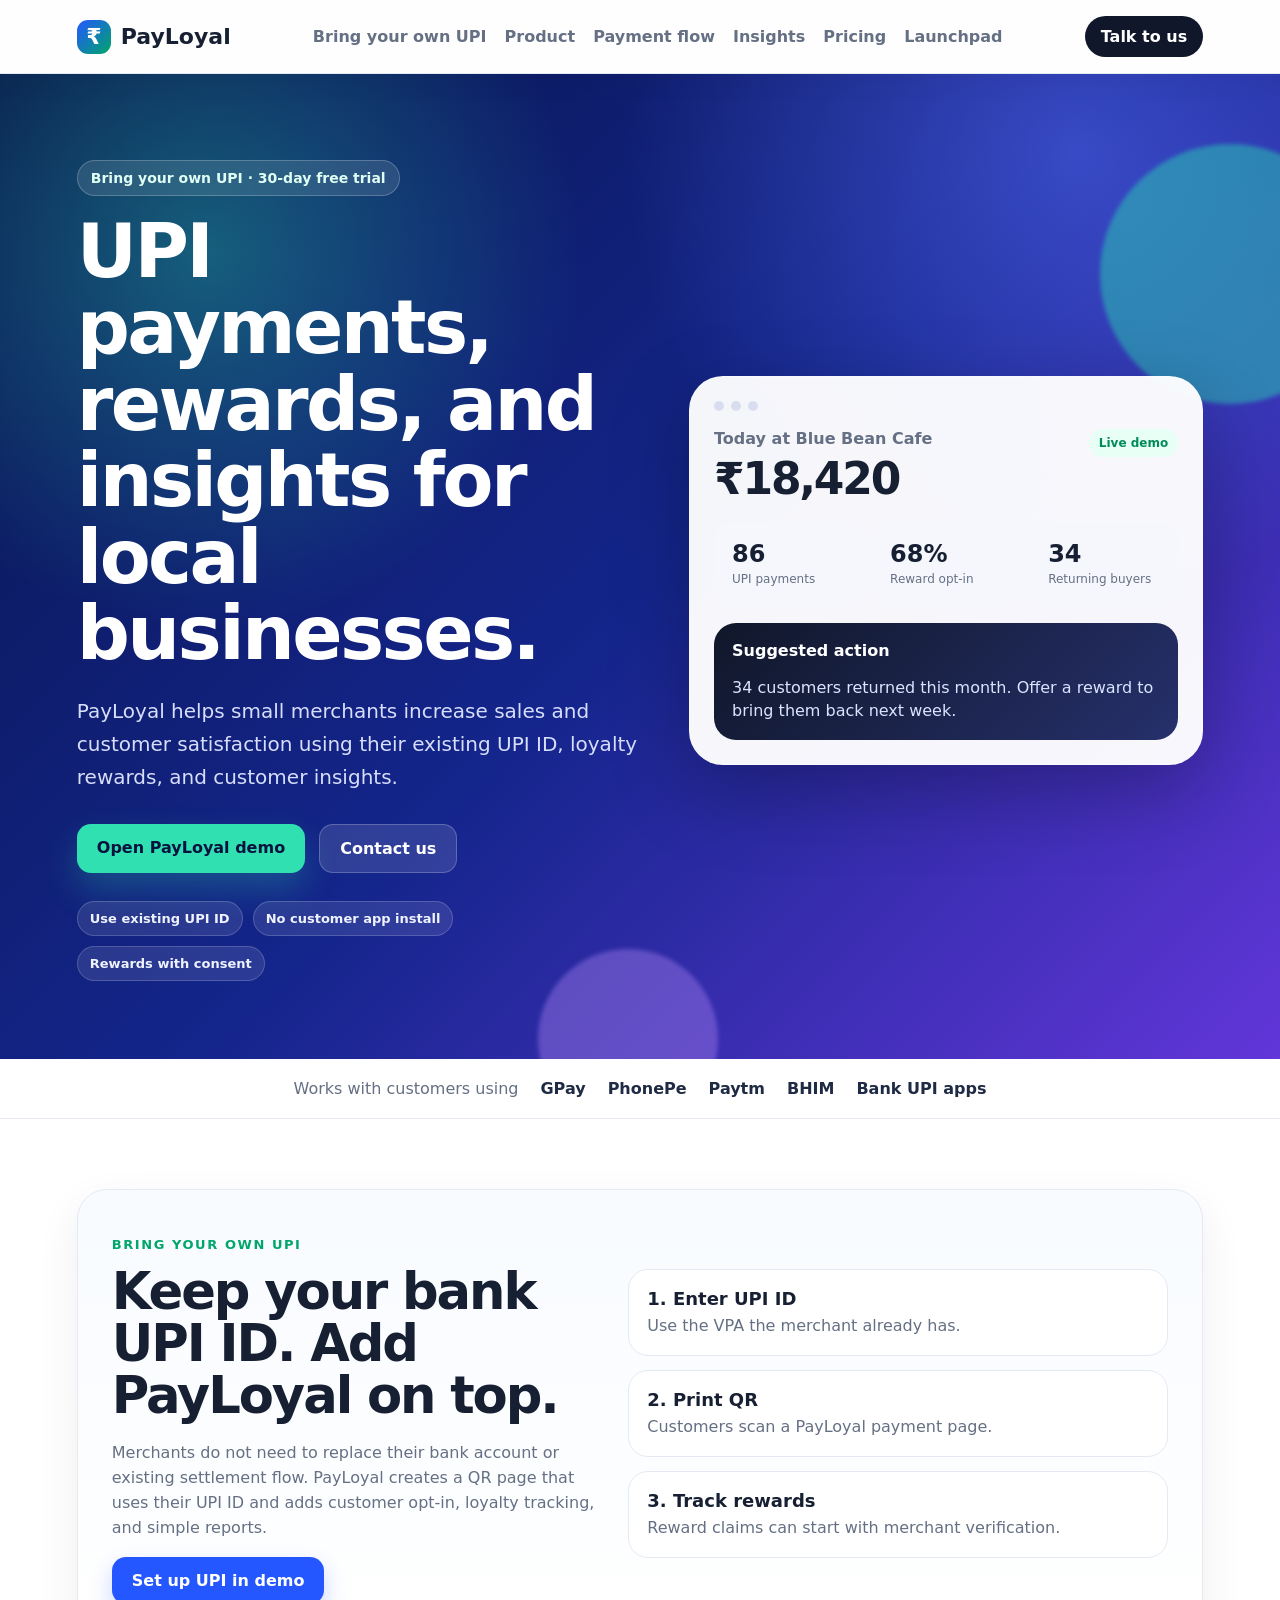
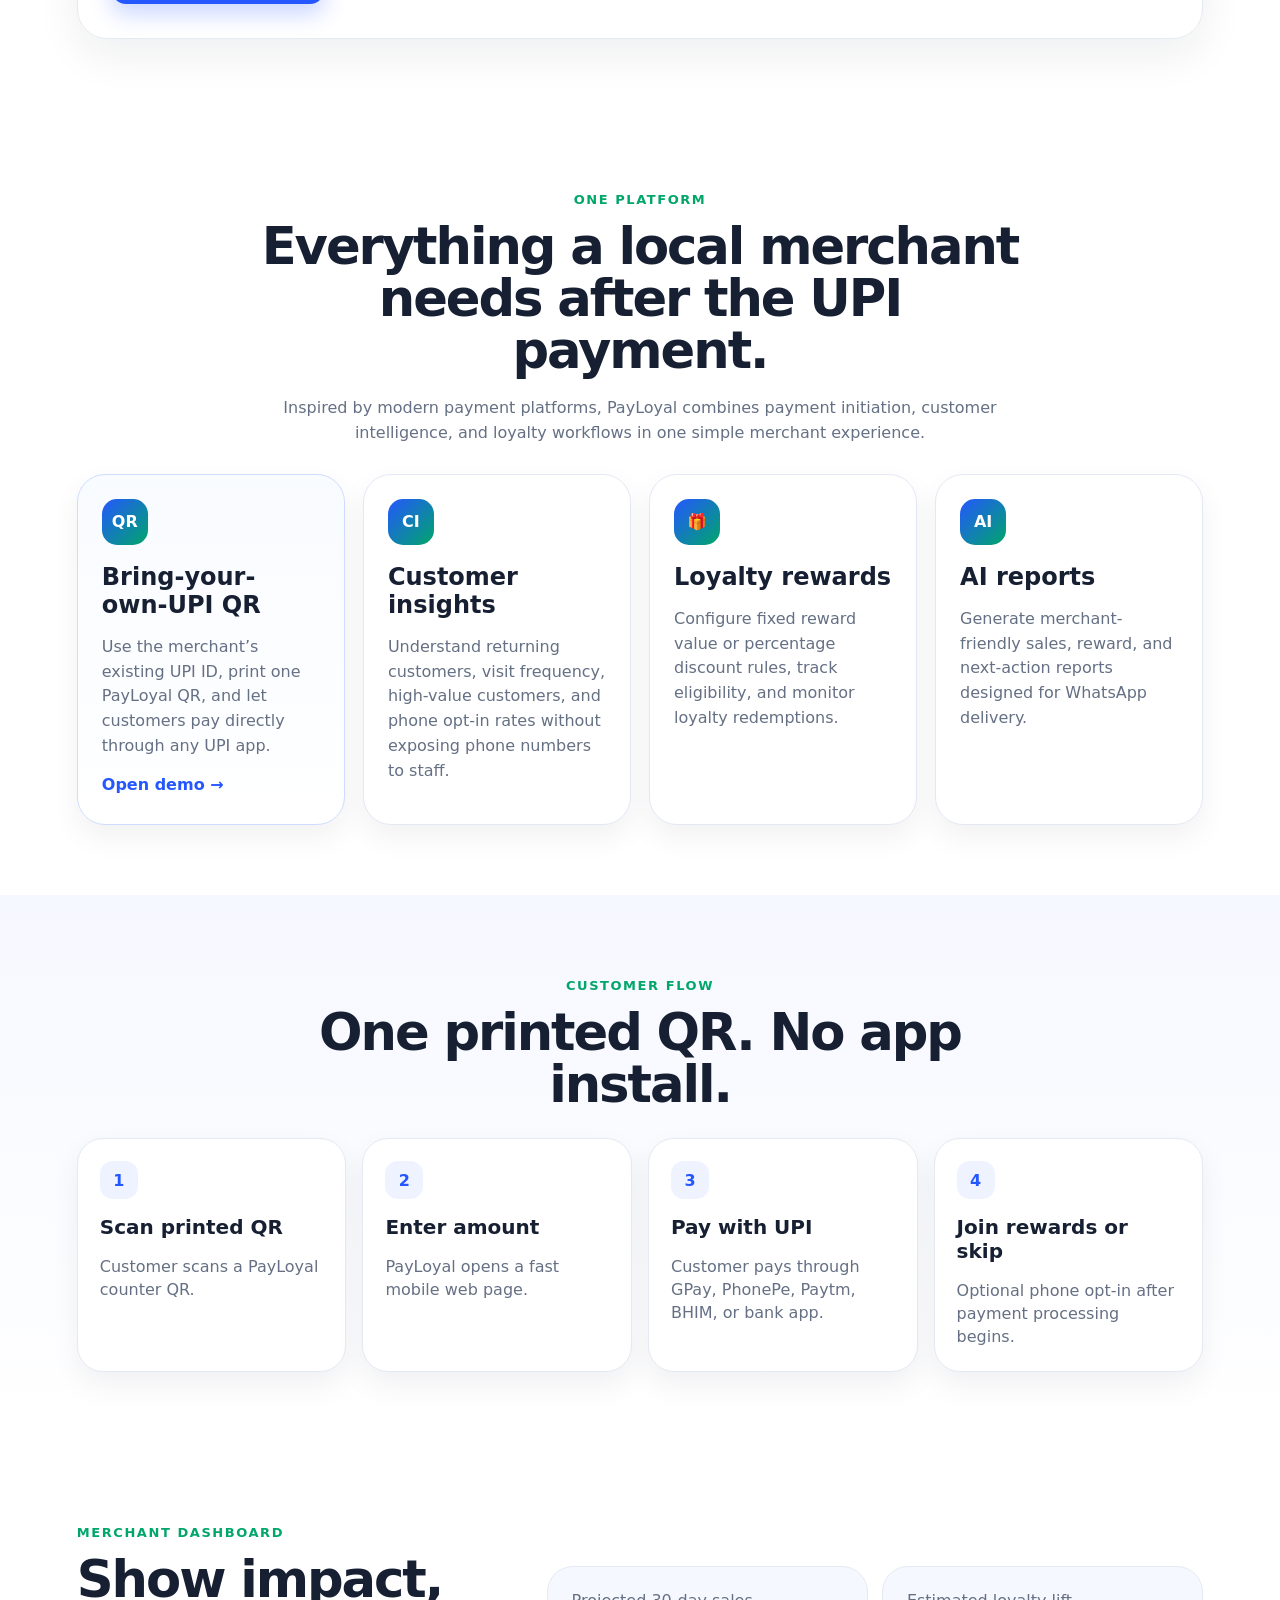
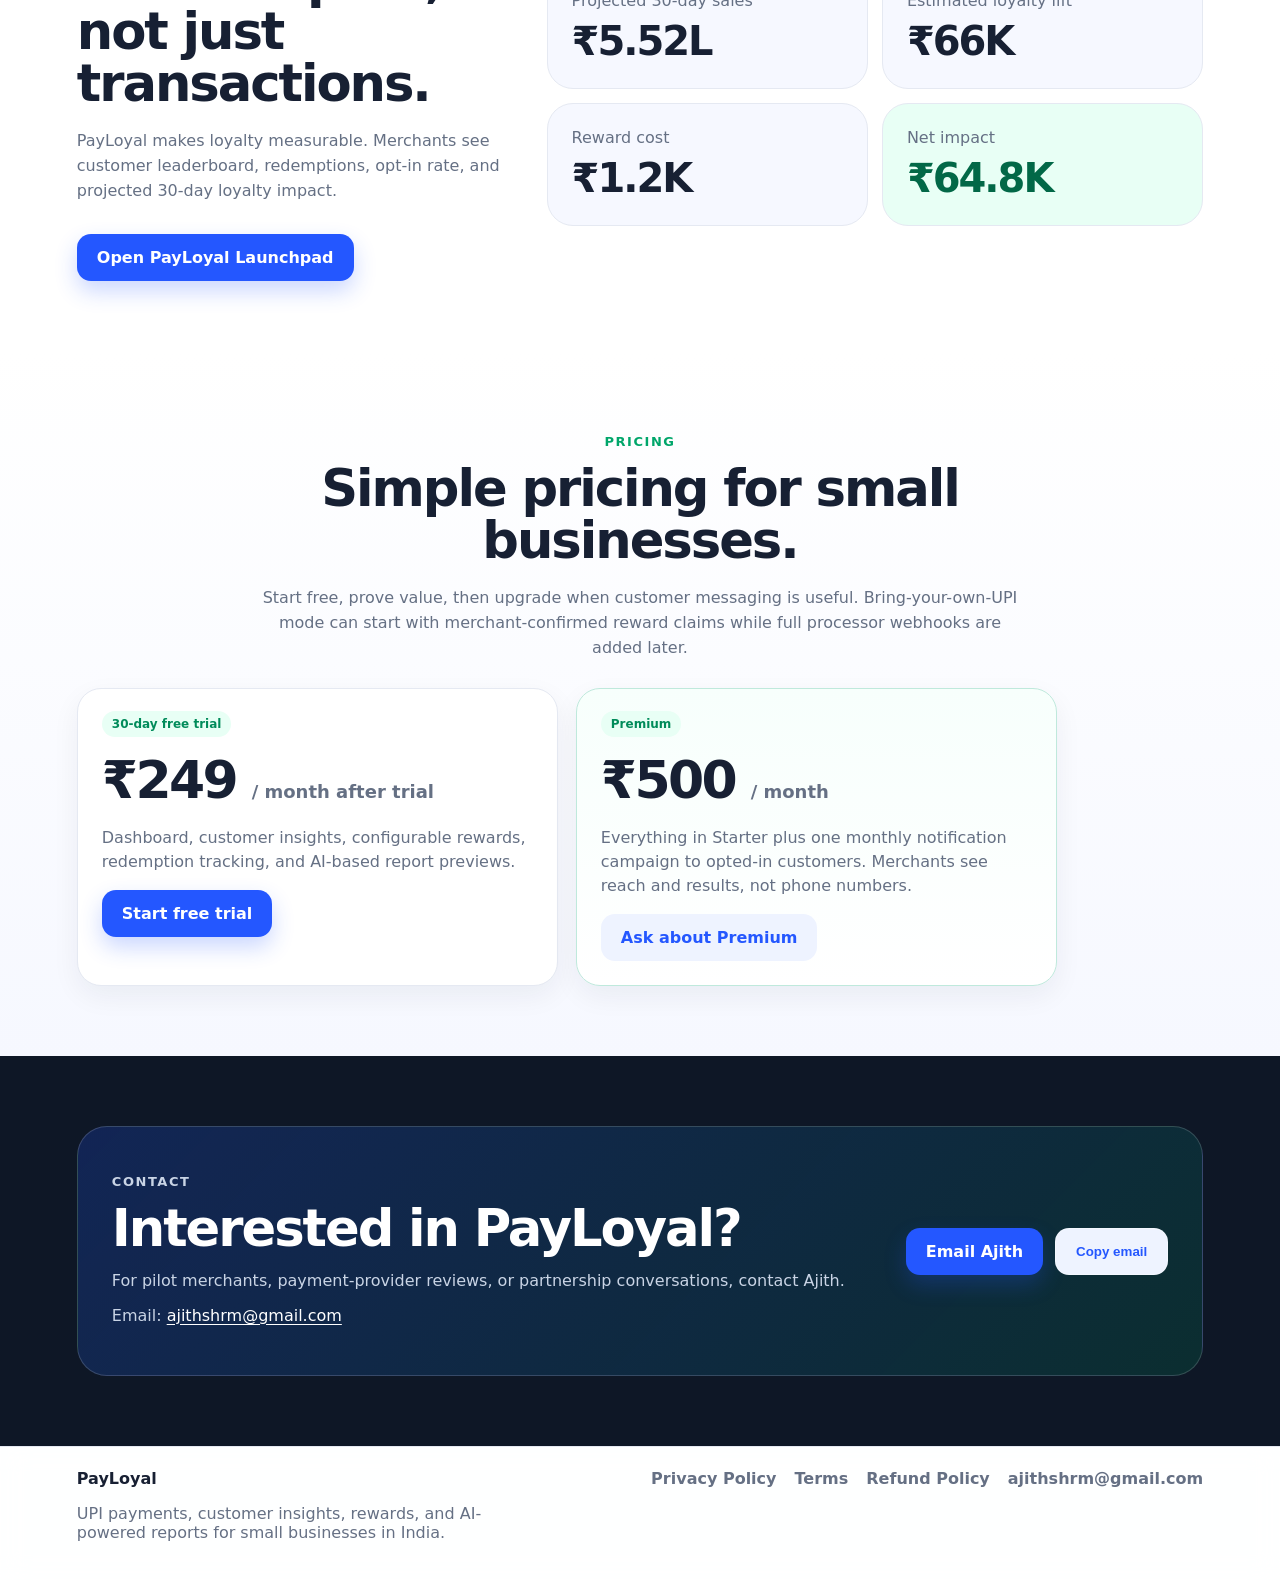
<file: index.html>
<!doctype html>
<html lang="en">
<head>
  <meta charset="utf-8" />
  <meta name="viewport" content="width=device-width, initial-scale=1" />
  <title>PayLoyal — UPI payments, loyalty, and AI reports for local businesses</title>
  <meta name="description" content="PayLoyal helps Indian cafes and small businesses turn UPI payments into customer insights, loyalty rewards, and AI-powered reports delivered through WhatsApp." />
  <link rel="stylesheet" href="styles.css" />
</head>
<body class="marketing-page">
  <header class="site-header marketing-header">
    <a class="brand" href="index.html" aria-label="PayLoyal home">
      <span class="brand-mark">₹</span><span>PayLoyal</span>
    </a>
    <nav>
      <a href="#byo-upi">Bring your own UPI</a>
      <a href="#products">Product</a>
      <a href="#flow">Payment flow</a>
      <a href="#insights">Insights</a>
      <a href="#pricing">Pricing</a>
      <a href="demo.html">Launchpad</a>
    </nav>
    <a class="button header-cta" href="#contact">Talk to us</a>
  </header>

  <main>
    <section class="cf-hero">
      <div class="hero-orb orb-one"></div>
      <div class="hero-orb orb-two"></div>
      <div class="cf-hero-copy">
        <div class="announcement-pill">Bring your own UPI · 30-day free trial</div>
        <h1>UPI payments, rewards, and insights for local businesses.</h1>
        <p class="lead">PayLoyal helps small merchants increase sales and customer satisfaction using their existing UPI ID, loyalty rewards, and customer insights.</p>
        <div class="hero-actions">
          <a class="button primary" href="demo.html">Open PayLoyal demo</a>
          <a class="button secondary" href="#contact">Contact us</a>
        </div>
        <div class="trust-row">
          <span>Use existing UPI ID</span>
          <span>No customer app install</span>
          <span>Rewards with consent</span>
        </div>
      </div>

      <div class="hero-product-card">
        <div class="mini-window-bar"><span></span><span></span><span></span></div>
        <div class="dashboard-preview-head">
          <div>
            <p>Today at Blue Bean Cafe</p>
            <h2>₹18,420</h2>
          </div>
          <span class="status-chip">Live demo</span>
        </div>
        <div class="preview-kpis">
          <div><strong>86</strong><span>UPI payments</span></div>
          <div><strong>68%</strong><span>Reward opt-in</span></div>
          <div><strong>34</strong><span>Returning buyers</span></div>
        </div>
        <div class="ai-insight-box">
          <strong>Suggested action</strong>
          <p>34 customers returned this month. Offer a reward to bring them back next week.</p>
        </div>
      </div>
    </section>

    <section class="logo-strip" aria-label="Payment compatibility">
      <span>Works with customers using</span>
      <strong>GPay</strong>
      <strong>PhonePe</strong>
      <strong>Paytm</strong>
      <strong>BHIM</strong>
      <strong>Bank UPI apps</strong>
    </section>


    <section id="byo-upi" class="section byo-section simple-byo-section">
      <div class="simple-byo-panel">
        <div>
          <p class="eyebrow">Bring your own UPI</p>
          <h2>Keep your bank UPI ID. Add PayLoyal on top.</h2>
          <p class="section-subtitle">Merchants do not need to replace their bank account or existing settlement flow. PayLoyal creates a QR page that uses their UPI ID and adds customer opt-in, loyalty tracking, and simple reports.</p>
          <a class="button primary" href="demo.html">Set up UPI in demo</a>
        </div>
        <div class="simple-byo-cards">
          <div><strong>1. Enter UPI ID</strong><span>Use the VPA the merchant already has.</span></div>
          <div><strong>2. Print QR</strong><span>Customers scan a PayLoyal payment page.</span></div>
          <div><strong>3. Track rewards</strong><span>Reward claims can start with merchant verification.</span></div>
        </div>
      </div>
    </section>

    <section id="products" class="section cf-section">
      <div class="section-heading centered">
        <p class="eyebrow">One platform</p>
        <h2>Everything a local merchant needs after the UPI payment.</h2>
        <p class="section-subtitle">Inspired by modern payment platforms, PayLoyal combines payment initiation, customer intelligence, and loyalty workflows in one simple merchant experience.</p>
      </div>
      <div class="product-grid">
        <article class="product-card featured">
          <div class="product-icon">QR</div>
          <h3>Bring-your-own-UPI QR</h3>
          <p>Use the merchant’s existing UPI ID, print one PayLoyal QR, and let customers pay directly through any UPI app.</p>
          <a href="demo.html">Open demo →</a>
        </article>
        <article class="product-card">
          <div class="product-icon">CI</div>
          <h3>Customer insights</h3>
          <p>Understand returning customers, visit frequency, high-value customers, and phone opt-in rates without exposing phone numbers to staff.</p>
        </article>
        <article class="product-card">
          <div class="product-icon">🎁</div>
          <h3>Loyalty rewards</h3>
          <p>Configure fixed reward value or percentage discount rules, track eligibility, and monitor loyalty redemptions.</p>
        </article>
        <article class="product-card">
          <div class="product-icon">AI</div>
          <h3>AI reports</h3>
          <p>Generate merchant-friendly sales, reward, and next-action reports designed for WhatsApp delivery.</p>
        </article>
      </div>
    </section>

    <section id="flow" class="section cf-flow-section">
      <div class="section-heading centered">
        <p class="eyebrow">Customer flow</p>
        <h2>One printed QR. No app install.</h2>
      </div>
      <div class="flow-timeline">
        <div><span>1</span><strong>Scan printed QR</strong><p>Customer scans a PayLoyal counter QR.</p></div>
        <div><span>2</span><strong>Enter amount</strong><p>PayLoyal opens a fast mobile web page.</p></div>
        <div><span>3</span><strong>Pay with UPI</strong><p>Customer pays through GPay, PhonePe, Paytm, BHIM, or bank app.</p></div>
        <div><span>4</span><strong>Join rewards or skip</strong><p>Optional phone opt-in after payment processing begins.</p></div>
      </div>
    </section>

    <section id="insights" class="section split insight-section">
      <div>
        <p class="eyebrow">Merchant dashboard</p>
        <h2>Show impact, not just transactions.</h2>
        <p class="section-subtitle">PayLoyal makes loyalty measurable. Merchants see customer leaderboard, redemptions, opt-in rate, and projected 30-day loyalty impact.</p>
        <div class="hero-actions">
          <a class="button primary" href="demo.html">Open PayLoyal Launchpad</a>
        </div>
      </div>
      <div class="impact-card-stack">
        <div class="impact-card"><span>Projected 30-day sales</span><strong>₹5.52L</strong></div>
        <div class="impact-card"><span>Estimated loyalty lift</span><strong>₹66K</strong></div>
        <div class="impact-card"><span>Reward cost</span><strong>₹1.2K</strong></div>
        <div class="impact-card positive"><span>Net impact</span><strong>₹64.8K</strong></div>
      </div>
    </section>

    <section id="pricing" class="section pricing cf-pricing">
      <div class="section-heading centered">
        <p class="eyebrow">Pricing</p>
        <h2>Simple pricing for small businesses.</h2>
        <p class="section-subtitle">Start free, prove value, then upgrade when customer messaging is useful. Bring-your-own-UPI mode can start with merchant-confirmed reward claims while full processor webhooks are added later.</p>
      </div>
      <div class="pricing-grid">
        <div class="price-card premium-price">
          <span class="badge">30-day free trial</span>
          <h3>₹249 <small>/ month after trial</small></h3>
          <p>Dashboard, customer insights, configurable rewards, redemption tracking, and AI-based report previews.</p>
          <a class="button primary" href="mailto:ajithshrm@gmail.com?subject=PayLoyal%2030-day%20trial%20interest">Start free trial</a>
        </div>
        <div class="price-card premium-price premium-tier">
          <span class="badge">Premium</span>
          <h3>₹500 <small>/ month</small></h3>
          <p>Everything in Starter plus one monthly notification campaign to opted-in customers. Merchants see reach and results, not phone numbers.</p>
          <a class="button secondary" href="mailto:ajithshrm@gmail.com?subject=PayLoyal%20Premium%20interest">Ask about Premium</a>
        </div>
      </div>
    </section>

    <section id="contact" class="section contact-section">
      <div class="contact-panel">
        <div>
          <p class="eyebrow">Contact</p>
          <h2>Interested in PayLoyal?</h2>
          <p>For pilot merchants, payment-provider reviews, or partnership conversations, contact Ajith.</p>
          <p class="contact-email">Email: <a href="mailto:ajithshrm@gmail.com">ajithshrm@gmail.com</a></p>
        </div>
        <div class="contact-actions">
          <a class="button primary" href="mailto:ajithshrm@gmail.com?subject=PayLoyal%20pilot%20interest">Email Ajith</a>
          <button class="button secondary copy-email" type="button" onclick="navigator.clipboard && navigator.clipboard.writeText('ajithshrm@gmail.com'); this.textContent='Email copied';">Copy email</button>
        </div>
      </div>
    </section>
  </main>

  <footer class="site-footer">
    <div>
      <strong>PayLoyal</strong>
      <p>UPI payments, customer insights, rewards, and AI-powered reports for small businesses in India.</p>
    </div>
    <nav>
      <a href="privacy.html">Privacy Policy</a>
      <a href="terms.html">Terms</a>
      <a href="refund.html">Refund Policy</a>
      <a href="mailto:ajithshrm@gmail.com">ajithshrm@gmail.com</a>
    </nav>
  </footer>
</body>
</html>
</file>
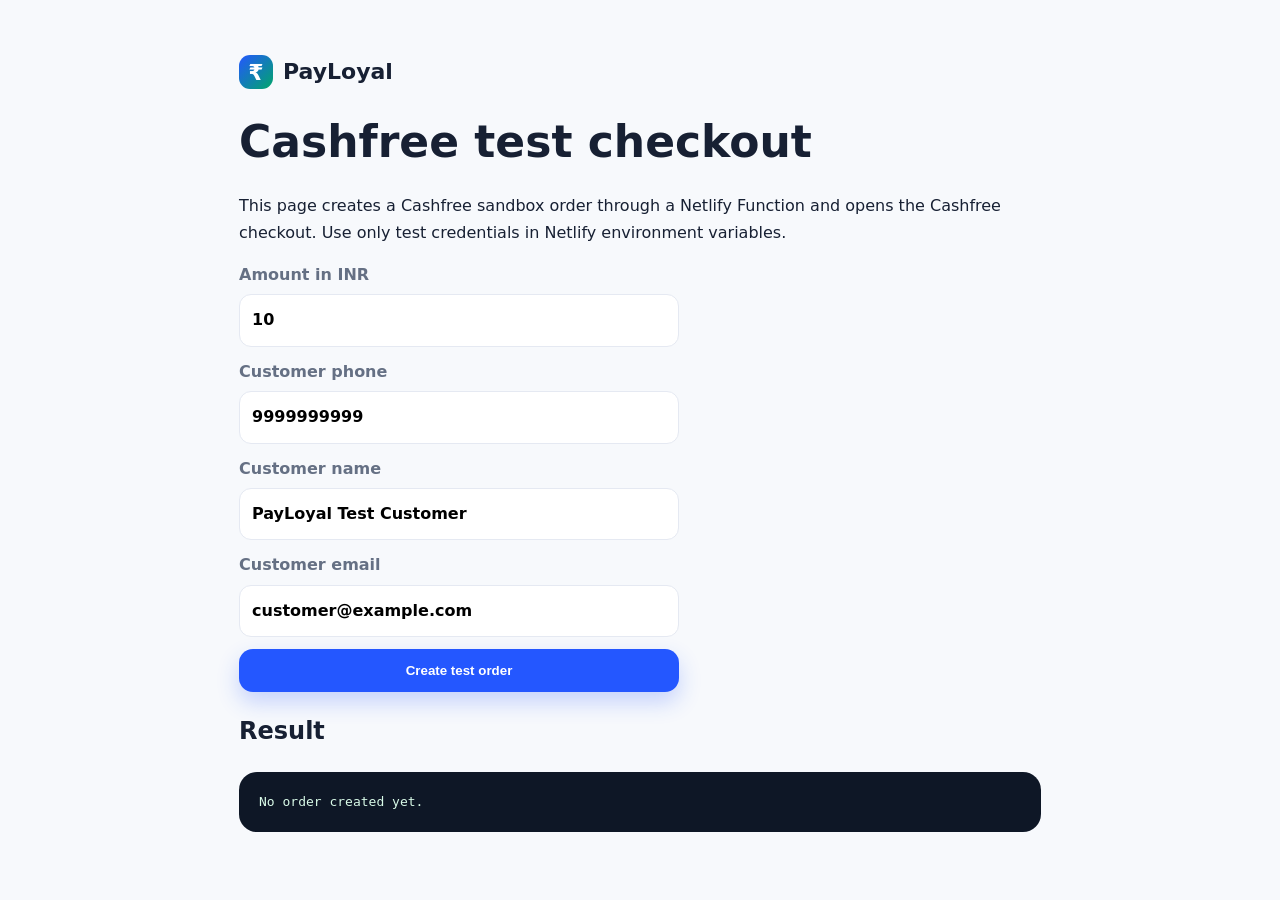
<file: checkout.html>
<!doctype html>
<html lang="en">
<head>
  <meta charset="utf-8" />
  <meta name="viewport" content="width=device-width, initial-scale=1" />
  <title>PayLoyal Cashfree Test Checkout</title>
  <meta name="description" content="Cashfree test checkout for PayLoyal." />
  <link rel="stylesheet" href="styles.css" />
  <script src="https://sdk.cashfree.com/js/v3/cashfree.js"></script>
</head>
<body>
  <main class="policy-page">
    <a class="brand" href="index.html"><span class="brand-mark">₹</span><span>PayLoyal</span></a>
    <h1>Cashfree test checkout</h1>
    <p>This page creates a Cashfree sandbox order through a Netlify Function and opens the Cashfree checkout. Use only test credentials in Netlify environment variables.</p>

    <form id="checkoutForm" class="login-form" style="max-width: 440px;">
      <label>Amount in INR <input id="amount" type="number" min="1" step="1" value="10" required /></label>
      <label>Customer phone <input id="phone" type="tel" value="9999999999" required /></label>
      <label>Customer name <input id="name" value="PayLoyal Test Customer" required /></label>
      <label>Customer email <input id="email" type="email" value="customer@example.com" required /></label>
      <button class="button primary" type="submit">Create test order</button>
    </form>

    <h2>Result</h2>
    <pre id="result">No order created yet.</pre>
  </main>

  <script>
    const form = document.getElementById('checkoutForm');
    const result = document.getElementById('result');

    form.addEventListener('submit', async (event) => {
      event.preventDefault();
      result.textContent = 'Creating Cashfree order...';

      const payload = {
        amount: Number(document.getElementById('amount').value),
        customer_phone: document.getElementById('phone').value,
        customer_name: document.getElementById('name').value,
        customer_email: document.getElementById('email').value
      };

      try {
        const response = await fetch('/.netlify/functions/create-cashfree-order', {
          method: 'POST',
          headers: { 'Content-Type': 'application/json' },
          body: JSON.stringify(payload)
        });
        const data = await response.json();
        result.textContent = JSON.stringify(data, null, 2);

        const sessionId = data?.order?.payment_session_id;
        if (sessionId && window.Cashfree) {
          const cashfree = Cashfree({ mode: 'sandbox' });
          cashfree.checkout({ paymentSessionId: sessionId, redirectTarget: '_modal' });
        }
      } catch (error) {
        result.textContent = `Error: ${error.message}`;
      }
    });
  </script>
</body>
</html>
</file>
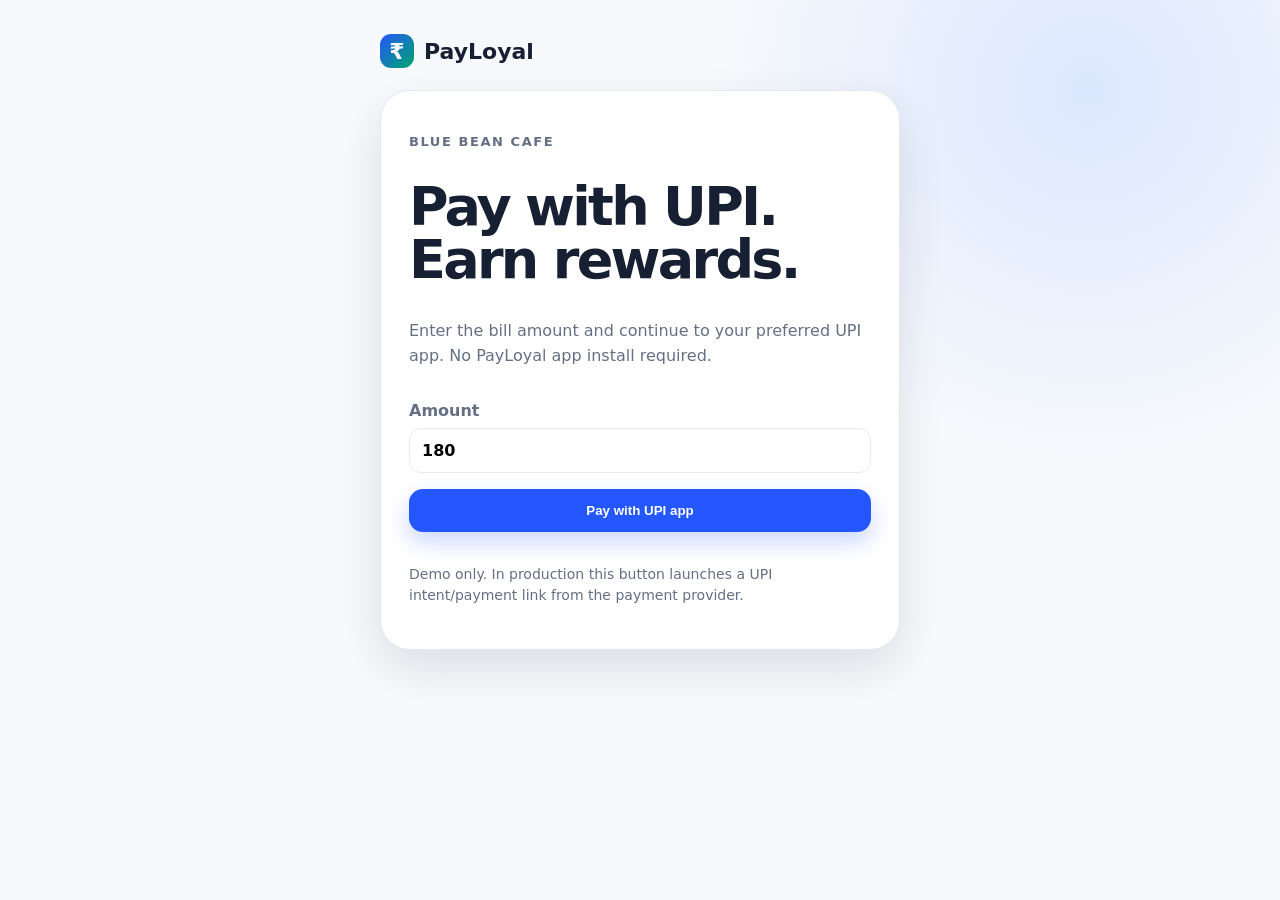
<file: customer.html>
<!doctype html>
<html lang="en">
<head>
  <meta charset="utf-8" />
  <meta name="viewport" content="width=device-width, initial-scale=1" />
  <title>PayLoyal Customer Reward Demo</title>
  <meta name="description" content="Customer-side PayLoyal reward opt-in demo with no app install." />
  <link rel="stylesheet" href="styles.css" />
</head>
<body class="customer-body">
  <main class="customer-demo">
    <a class="brand" href="index.html"><span class="brand-mark">₹</span><span>PayLoyal</span></a>

    <section class="customer-card" id="stepPay">
      <p class="eyebrow">Blue Bean Cafe</p>
      <h1>Pay with UPI. Earn rewards.</h1>
      <p>Enter the bill amount and continue to your preferred UPI app. No PayLoyal app install required.</p>
      <label>Amount
        <input id="customerAmount" type="number" min="1" value="180" />
      </label>
      <button class="button primary" id="payNow">Pay with UPI app</button>
      <p class="fineprint">Demo only. In production this button launches a UPI intent/payment link from the payment provider.</p>
    </section>

    <section class="customer-card hidden" id="stepRewards">
      <p class="eyebrow">Payment processing</p>
      <h1>Your payment is being processed.</h1>
      <p>Enter your phone number to receive reward updates from Blue Bean Cafe. You can skip this and your payment will still continue.</p>
      <label>Phone number
        <input id="customerPhone" type="tel" placeholder="10-digit mobile number" maxlength="10" />
      </label>
      <div class="hero-actions">
        <button class="button primary" id="savePhone">Continue with rewards</button>
        <button class="button secondary" id="skipPhone">Skip rewards</button>
      </div>
      <p class="fineprint">PayLoyal stores this with consent for rewards. The merchant sees opt-in totals, not the actual phone number.</p>
    </section>

    <section class="customer-card hidden" id="stepDone">
      <p class="eyebrow">Reward status</p>
      <h1 id="doneTitle">You’re all set.</h1>
      <p id="doneMessage"></p>
      <div class="reward-progress">
        <span>3 of 5 visits</span>
        <div><i style="width:60%"></i></div>
      </div>
      <a class="button secondary" href="index.html">Back to PayLoyal</a>
    </section>
  </main>
  <script>
    const show = id => ['stepPay','stepRewards','stepDone'].forEach(s => document.getElementById(s).classList.toggle('hidden', s !== id));
    document.getElementById('payNow').addEventListener('click', () => show('stepRewards'));
    document.getElementById('savePhone').addEventListener('click', () => {
      const phone = document.getElementById('customerPhone').value.trim();
      if (!/^\d{10}$/.test(phone)) { alert('Enter a valid 10-digit phone number or skip.'); return; }
      document.getElementById('doneTitle').textContent = 'Rewards enabled.';
      document.getElementById('doneMessage').textContent = 'You will receive reward updates for Blue Bean Cafe. You are 2 visits away from ₹50 off.';
      show('stepDone');
    });
    document.getElementById('skipPhone').addEventListener('click', () => {
      document.getElementById('doneTitle').textContent = 'Payment flow continued.';
      document.getElementById('doneMessage').textContent = 'You skipped reward updates. You can opt in next time at this merchant.';
      show('stepDone');
    });
  </script>
</body>
</html>
</file>
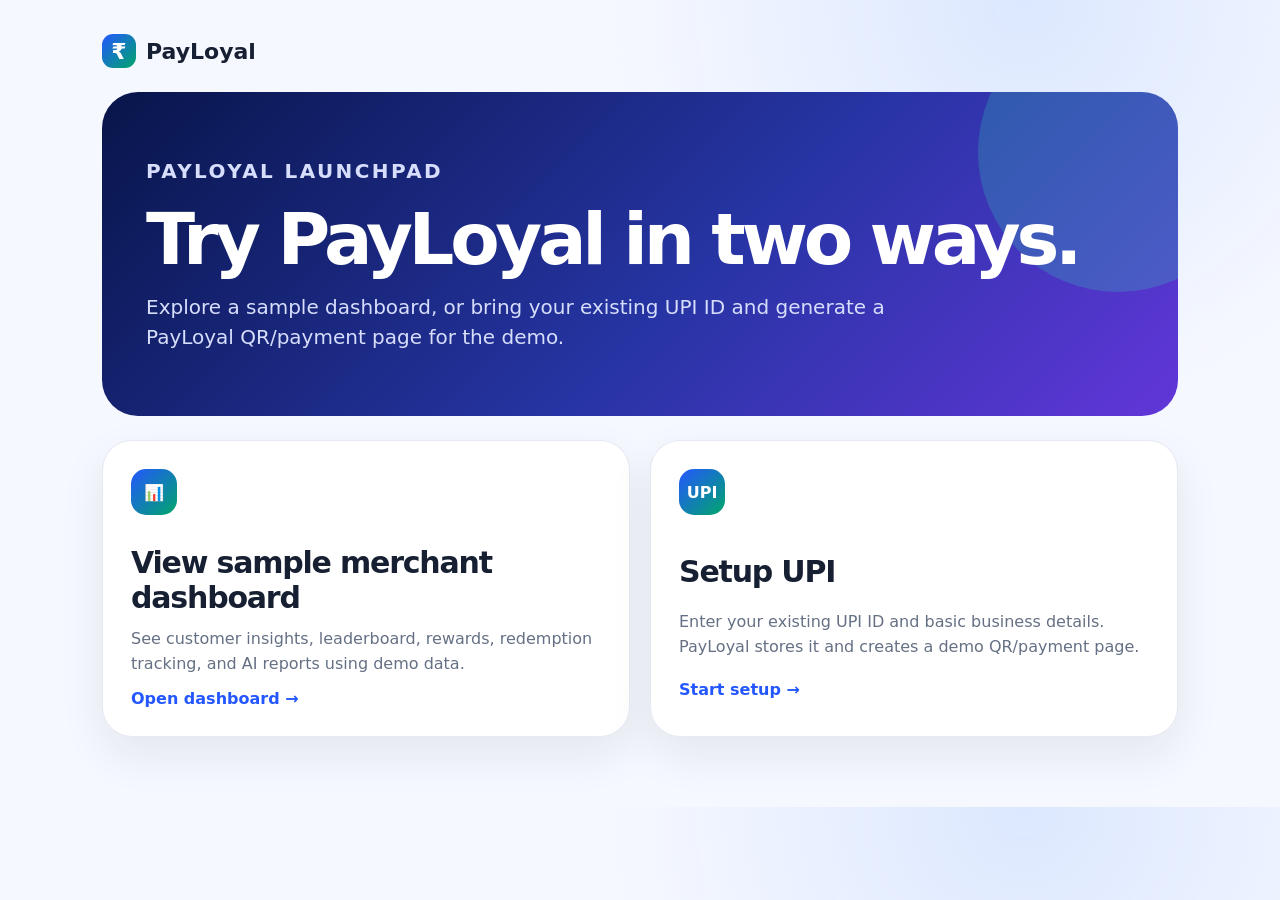
<file: demo.html>
<!doctype html>
<html lang="en">
<head>
  <meta charset="utf-8" />
  <meta name="viewport" content="width=device-width, initial-scale=1" />
  <title>PayLoyal Launchpad</title>
  <meta name="description" content="Try PayLoyal: view a sample merchant dashboard or set up your existing UPI ID." />
  <link rel="stylesheet" href="styles.css" />
</head>
<body class="app-body launchpad-body">
  <main class="launchpad">
    <a class="brand" href="index.html"><span class="brand-mark">₹</span><span>PayLoyal</span></a>

    <section class="launchpad-hero">
      <p class="eyebrow">PayLoyal Launchpad</p>
      <h1>Try PayLoyal in two ways.</h1>
      <p>Explore a sample dashboard, or bring your existing UPI ID and generate a PayLoyal QR/payment page for the demo.</p>
    </section>

    <section id="launchpadChoices" class="launchpad-choices">
      <a class="launch-card" href="app.html">
        <span class="product-icon">📊</span>
        <h2>View sample merchant dashboard</h2>
        <p>See customer insights, leaderboard, rewards, redemption tracking, and AI reports using demo data.</p>
        <strong>Open dashboard →</strong>
      </a>

      <button class="launch-card launch-card-button" id="showUpiSetup" type="button">
        <span class="product-icon">UPI</span>
        <h2>Setup UPI</h2>
        <p>Enter your existing UPI ID and basic business details. PayLoyal stores it and creates a demo QR/payment page.</p>
        <strong>Start setup →</strong>
      </button>
    </section>

    <section id="upiSetup" class="panel launchpad-form-panel hidden">
      <div class="panel-heading-row">
        <div>
          <p class="eyebrow">Bring your own UPI</p>
          <h2>Setup your PayLoyal QR</h2>
          <p>Only basic details are needed for the demo. Full KYC can happen later if you go live.</p>
        </div>
        <span class="badge">No KYC for demo</span>
      </div>

      <form id="launchpadUpiForm" class="merchant-form">
        <label>Business name
          <input id="businessName" placeholder="Blue Bean Cafe" required />
        </label>
        <label>Existing UPI ID
          <input id="merchantUpiId" placeholder="bluebeancafe@okaxis" required />
        </label>
        <label>Owner / manager name
          <input id="ownerName" placeholder="Your name" required />
        </label>
        <label>Contact phone
          <input id="ownerPhone" type="tel" placeholder="10-digit mobile number" maxlength="10" required />
        </label>
        <label>City
          <input id="merchantCity" placeholder="Bengaluru" required />
        </label>
        <label>Business type
          <select id="businessType">
            <option>Cafe</option>
            <option>Bakery</option>
            <option>Salon</option>
            <option>Restaurant</option>
            <option>Kirana / retail</option>
            <option>Other</option>
          </select>
        </label>
        <button class="button primary" type="submit">Save and generate demo QR</button>
        <button class="button secondary" id="backToChoices" type="button">Back</button>
      </form>

      <p id="merchantSaveStatus" class="impact-summary">Your setup will be stored in Firebase and used to generate a demo payment link.</p>

      <div id="setupResult" class="setup-result hidden">
        <h3>Your PayLoyal demo QR is ready</h3>
        <img id="setupQrImage" class="qr-image" alt="PayLoyal QR" />
        <div id="setupQrUrl" class="qr-url"></div>
        <div class="hero-actions qr-actions">
          <a id="setupPreviewLink" class="button secondary" href="#">Preview payment page</a>
          <a class="button primary" href="app.html">View sample dashboard</a>
        </div>
      </div>
    </section>
  </main>

  <script src="firebase-config.js"></script>
  <script type="module" src="demo.js"></script>
</body>
</html>
</file>
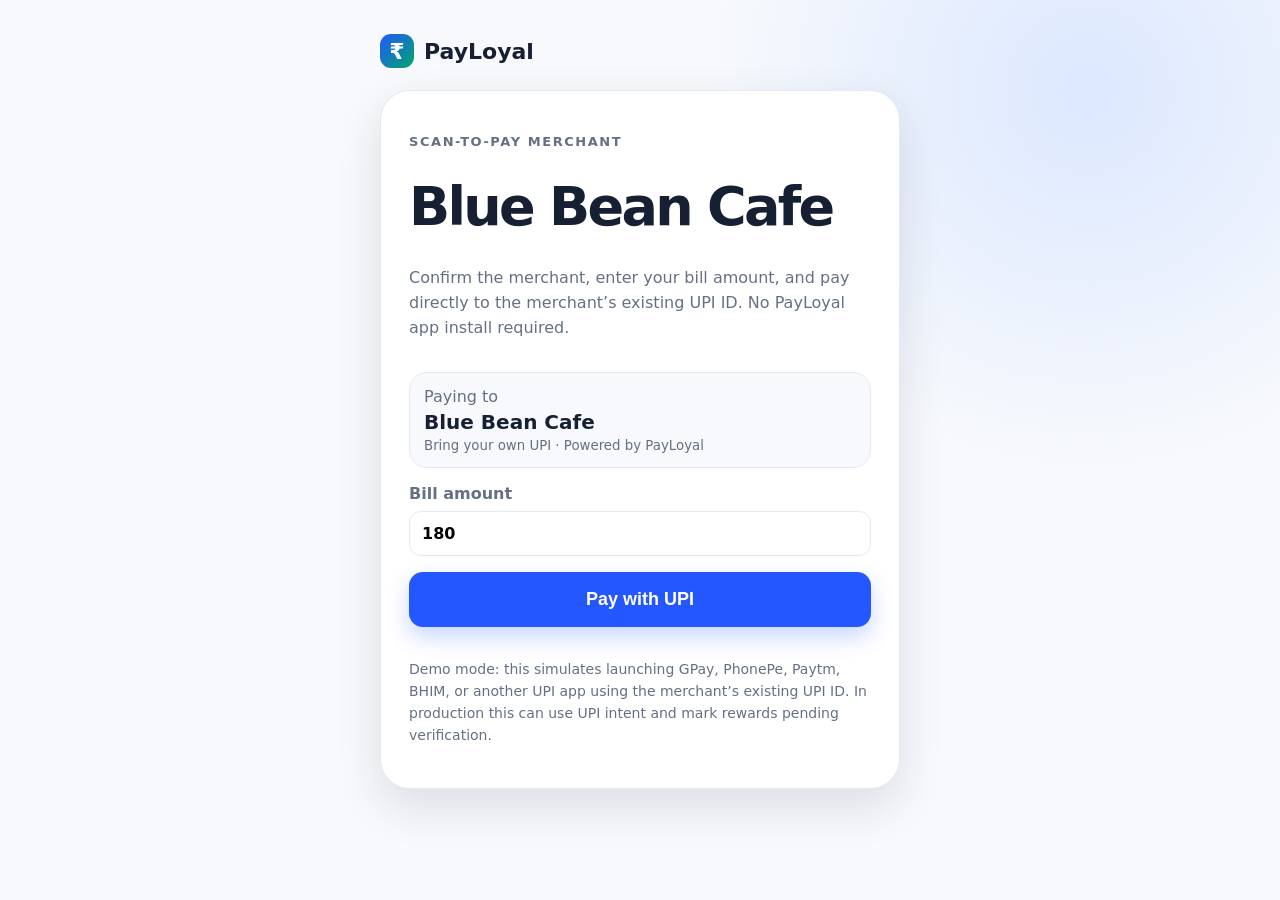
<file: pay.html>
<!doctype html>
<html lang="en">
<head>
  <meta charset="utf-8" />
  <meta name="viewport" content="width=device-width, initial-scale=1" />
  <title>Pay Blue Bean Cafe — PayLoyal</title>
  <meta name="description" content="Pay a PayLoyal merchant with UPI and optionally join rewards without installing an app." />
  <link rel="stylesheet" href="styles.css" />
</head>
<body class="customer-body">
  <main class="customer-demo pay-flow">
    <a class="brand" href="index.html"><span class="brand-mark">₹</span><span>PayLoyal</span></a>

    <section class="customer-card" id="payStepAmount">
      <p class="eyebrow">Scan-to-pay merchant</p>
      <h1 id="merchantName">Blue Bean Cafe</h1>
      <p class="merchant-context">Confirm the merchant, enter your bill amount, and pay directly to the merchant’s existing UPI ID. No PayLoyal app install required.</p>

      <div class="merchant-check">
        <span>Paying to</span>
        <strong id="merchantNameSmall">Blue Bean Cafe</strong>
        <small id="merchantUpiDisplay">Bring your own UPI · Powered by PayLoyal</small>
      </div>

      <label>Bill amount
        <input id="payAmount" type="number" min="1" step="1" inputmode="numeric" value="180" />
      </label>

      <button class="button primary pay-button" id="payWithUpi">Pay with UPI</button>
      <p class="fineprint">Demo mode: this simulates launching GPay, PhonePe, Paytm, BHIM, or another UPI app using the merchant’s existing UPI ID. In production this can use UPI intent and mark rewards pending verification.</p>
    </section>

    <section class="customer-card hidden" id="payStepProcessing">
      <p class="eyebrow">Payment processing</p>
      <h1>Payment submitted?</h1>
      <p>If you completed payment and want rewards from <span id="merchantNameReward">Blue Bean Cafe</span>, enter your phone number. Your reward claim may be marked pending until the merchant verifies the payment. You can skip this and your payment will still continue.</p>

      <label>Phone number for rewards
        <input id="rewardPhone" type="tel" placeholder="10-digit mobile number" maxlength="10" inputmode="numeric" />
      </label>

      <div class="hero-actions">
        <button class="button primary" id="continueRewards">Continue with rewards</button>
        <button class="button secondary" id="skipRewards">Skip</button>
      </div>
      <p class="fineprint">Your phone number is used for rewards and merchant campaigns only with consent. Merchants see opt-in counts, not your actual number.</p>
    </section>

    <section class="customer-card hidden" id="payStepDone">
      <p class="eyebrow">Payment complete</p>
      <h1 id="doneTitle">Thanks for paying.</h1>
      <p id="doneMessage">Your payment was recorded.</p>
      <div class="receipt-card">
        <div><span>Merchant</span><strong id="receiptMerchant">Blue Bean Cafe</strong></div>
        <div><span>Amount</span><strong id="receiptAmount">₹180</strong></div>
        <div><span>Reward status</span><strong id="receiptReward">Not enrolled</strong></div>
      </div>
      <div class="reward-progress">
        <span id="progressText">3 of 5 visits toward ₹50 off</span>
        <div><i id="progressBar" style="width:60%"></i></div>
      </div>
      <a class="button secondary" href="index.html">Done</a>
    </section>
  </main>

  <script>
    const merchants = {
      'blue-bean-cafe': { name: 'Blue Bean Cafe', reward: '₹50 off', progress: 3, target: 5 },
      'demo': { name: 'Demo Merchant', reward: '10% off', progress: 1, target: 4 }
    };
    const params = new URLSearchParams(location.search);
    const merchantId = params.get('merchant') || 'blue-bean-cafe';
    const merchant = { ...(merchants[merchantId] || merchants['blue-bean-cafe']) };
    if (params.get('pn')) merchant.name = params.get('pn');
    if (params.get('pa')) merchant.upiId = params.get('pa');
    const rupees = n => `₹${Math.round(Number(n || 0)).toLocaleString('en-IN')}`;
    const show = id => ['payStepAmount','payStepProcessing','payStepDone'].forEach(s => document.getElementById(s).classList.toggle('hidden', s !== id));

    document.getElementById('merchantName').textContent = merchant.name;
    document.getElementById('merchantNameSmall').textContent = merchant.name;
    document.getElementById('merchantNameReward').textContent = merchant.name;
    document.getElementById('receiptMerchant').textContent = merchant.name;
    if (merchant.upiId) document.getElementById('merchantUpiDisplay').textContent = `UPI: ${merchant.upiId} · Powered by PayLoyal`;
    document.getElementById('progressText').textContent = `${merchant.progress} of ${merchant.target} visits toward ${merchant.reward}`;
    document.getElementById('progressBar').style.width = `${Math.min(100, (merchant.progress / merchant.target) * 100)}%`;

    document.getElementById('payWithUpi').addEventListener('click', () => {
      const amount = Number(document.getElementById('payAmount').value || 0);
      if (!amount || amount <= 0) { alert('Enter a valid bill amount.'); return; }
      document.getElementById('receiptAmount').textContent = rupees(amount);
      show('payStepProcessing');
    });

    document.getElementById('continueRewards').addEventListener('click', () => {
      const phone = document.getElementById('rewardPhone').value.trim();
      if (!/^\d{10}$/.test(phone)) { alert('Enter a valid 10-digit phone number or skip.'); return; }
      document.getElementById('doneTitle').textContent = 'Rewards enabled.';
      document.getElementById('doneMessage').textContent = `You will receive reward updates from ${merchant.name}. You are ${Math.max(0, merchant.target - merchant.progress)} visits away from ${merchant.reward}.`;
      document.getElementById('receiptReward').textContent = 'Enrolled';
      show('payStepDone');
    });

    document.getElementById('skipRewards').addEventListener('click', () => {
      document.getElementById('doneTitle').textContent = 'Payment complete.';
      document.getElementById('doneMessage').textContent = 'You skipped reward updates. You can opt in next time at this merchant.';
      document.getElementById('receiptReward').textContent = 'Skipped';
      show('payStepDone');
    });
  </script>
</body>
</html>
</file>
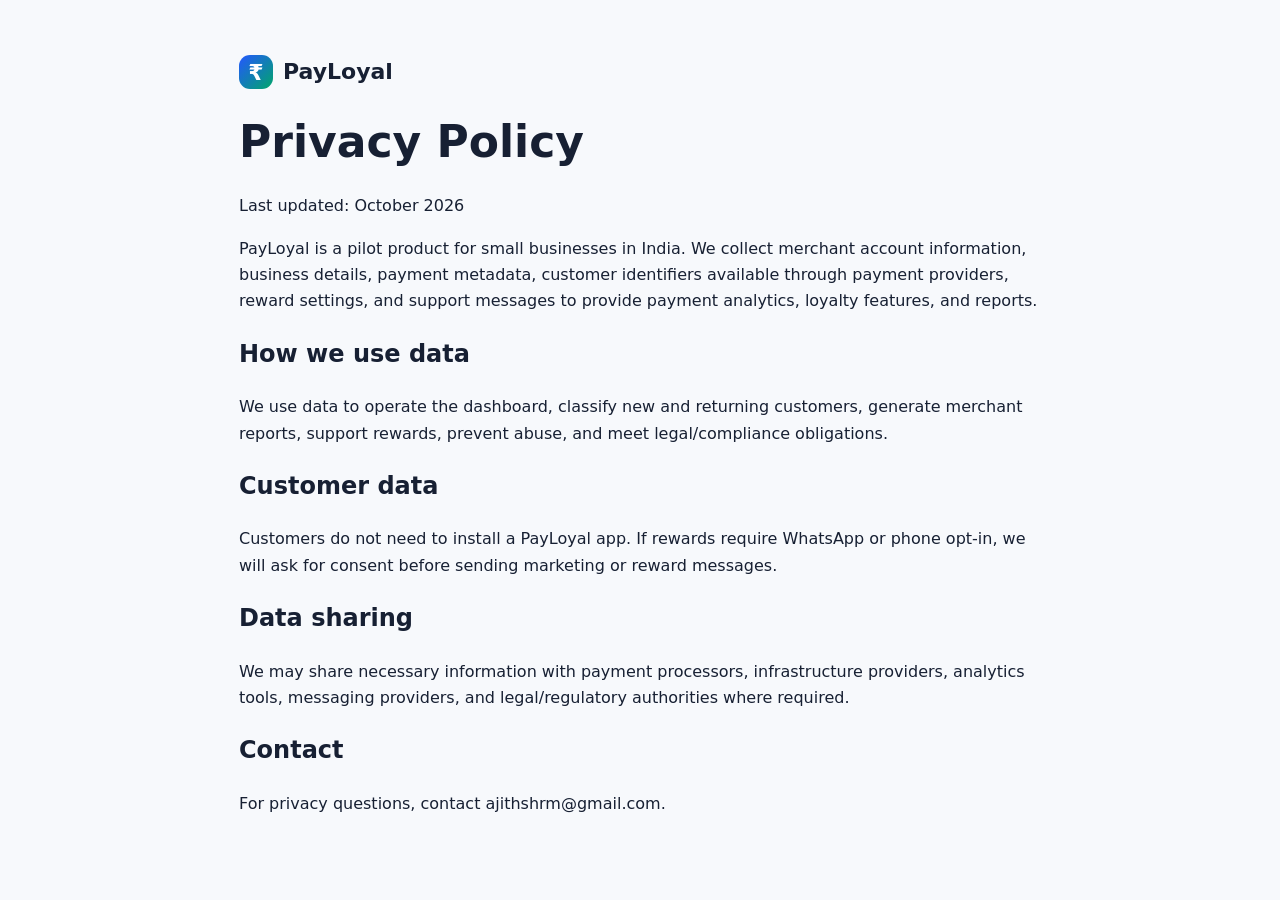
<file: privacy.html>
<!doctype html><html lang="en"><head><meta charset="utf-8"><meta name="viewport" content="width=device-width, initial-scale=1"><title>Privacy Policy — PayLoyal</title><link rel="stylesheet" href="styles.css"></head><body><main class="policy-page"><a class="brand" href="index.html"><span class="brand-mark">₹</span><span>PayLoyal</span></a><h1>Privacy Policy</h1><p>Last updated: October 2026</p><p>PayLoyal is a pilot product for small businesses in India. We collect merchant account information, business details, payment metadata, customer identifiers available through payment providers, reward settings, and support messages to provide payment analytics, loyalty features, and reports.</p><h2>How we use data</h2><p>We use data to operate the dashboard, classify new and returning customers, generate merchant reports, support rewards, prevent abuse, and meet legal/compliance obligations.</p><h2>Customer data</h2><p>Customers do not need to install a PayLoyal app. If rewards require WhatsApp or phone opt-in, we will ask for consent before sending marketing or reward messages.</p><h2>Data sharing</h2><p>We may share necessary information with payment processors, infrastructure providers, analytics tools, messaging providers, and legal/regulatory authorities where required.</p><h2>Contact</h2><p>For privacy questions, contact <a href="mailto:ajithshrm@gmail.com">ajithshrm@gmail.com</a>.</p></main></body></html>
</file>
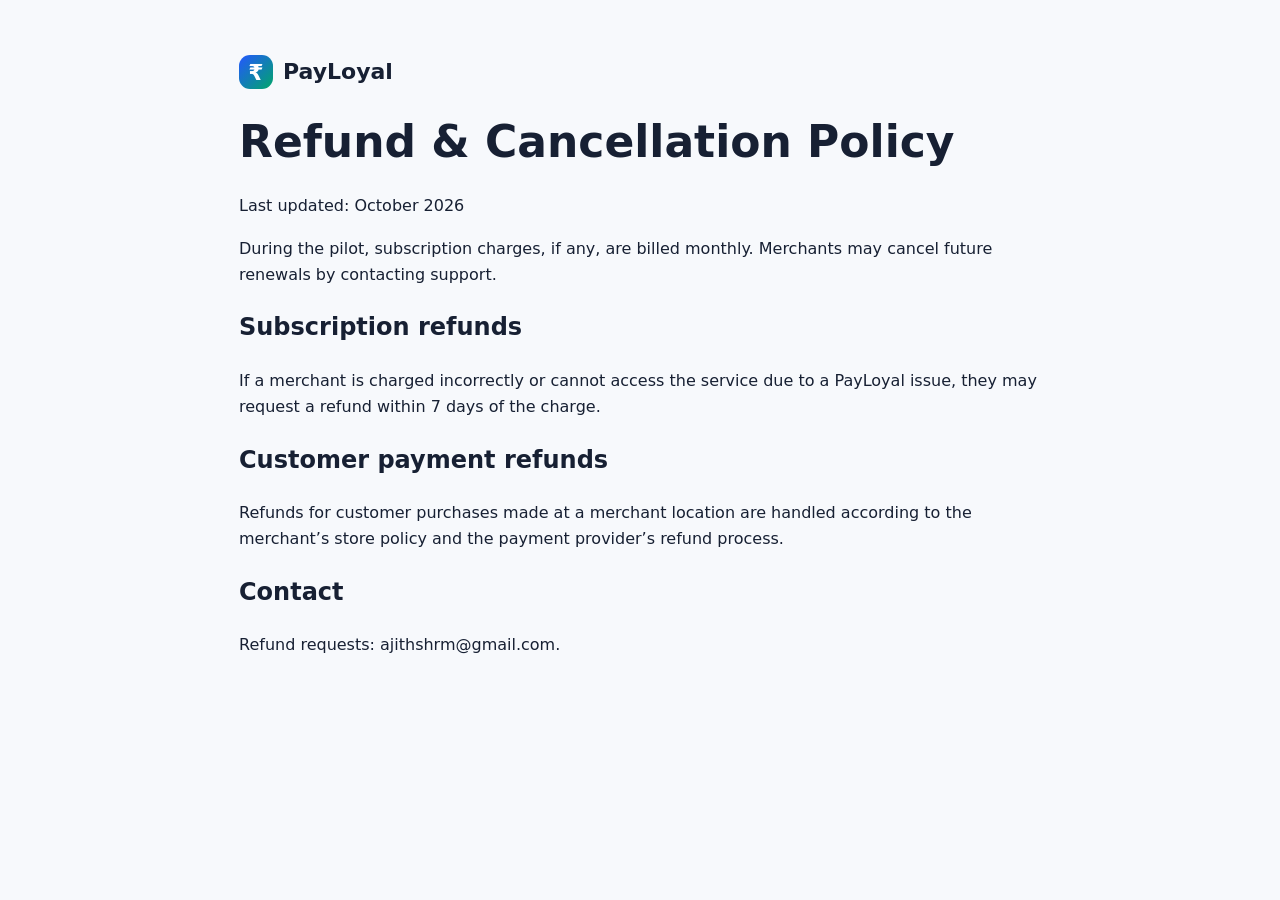
<file: refund.html>
<!doctype html><html lang="en"><head><meta charset="utf-8"><meta name="viewport" content="width=device-width, initial-scale=1"><title>Refund & Cancellation Policy — PayLoyal</title><link rel="stylesheet" href="styles.css"></head><body><main class="policy-page"><a class="brand" href="index.html"><span class="brand-mark">₹</span><span>PayLoyal</span></a><h1>Refund & Cancellation Policy</h1><p>Last updated: October 2026</p><p>During the pilot, subscription charges, if any, are billed monthly. Merchants may cancel future renewals by contacting support.</p><h2>Subscription refunds</h2><p>If a merchant is charged incorrectly or cannot access the service due to a PayLoyal issue, they may request a refund within 7 days of the charge.</p><h2>Customer payment refunds</h2><p>Refunds for customer purchases made at a merchant location are handled according to the merchant’s store policy and the payment provider’s refund process.</p><h2>Contact</h2><p>Refund requests: <a href="mailto:ajithshrm@gmail.com">ajithshrm@gmail.com</a>.</p></main></body></html>
</file>
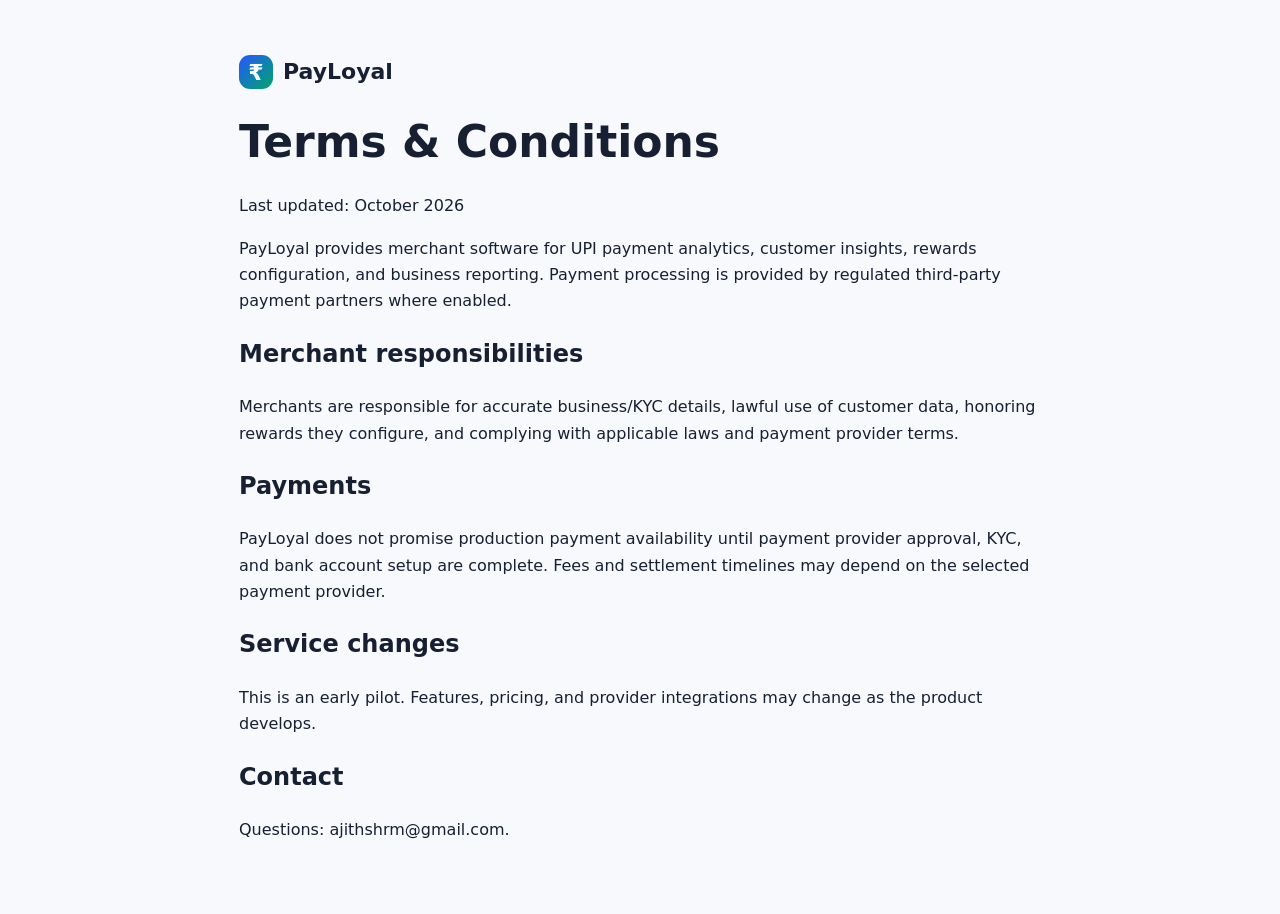
<file: terms.html>
<!doctype html><html lang="en"><head><meta charset="utf-8"><meta name="viewport" content="width=device-width, initial-scale=1"><title>Terms & Conditions — PayLoyal</title><link rel="stylesheet" href="styles.css"></head><body><main class="policy-page"><a class="brand" href="index.html"><span class="brand-mark">₹</span><span>PayLoyal</span></a><h1>Terms & Conditions</h1><p>Last updated: October 2026</p><p>PayLoyal provides merchant software for UPI payment analytics, customer insights, rewards configuration, and business reporting. Payment processing is provided by regulated third-party payment partners where enabled.</p><h2>Merchant responsibilities</h2><p>Merchants are responsible for accurate business/KYC details, lawful use of customer data, honoring rewards they configure, and complying with applicable laws and payment provider terms.</p><h2>Payments</h2><p>PayLoyal does not promise production payment availability until payment provider approval, KYC, and bank account setup are complete. Fees and settlement timelines may depend on the selected payment provider.</p><h2>Service changes</h2><p>This is an early pilot. Features, pricing, and provider integrations may change as the product develops.</p><h2>Contact</h2><p>Questions: <a href="mailto:ajithshrm@gmail.com">ajithshrm@gmail.com</a>.</p></main></body></html>
</file>
<file: styles.css>
:root {
  --ink: #172033;
  --muted: #657084;
  --line: #e5e9f2;
  --bg: #f7f9fc;
  --white: #fff;
  --green: #00a66a;
  --blue: #2457ff;
  --blue-dark: #183bc0;
  --amber: #fff5db;
  --shadow: 0 18px 45px rgba(23,32,51,.12);
}
* { box-sizing: border-box; }
body { margin: 0; font-family: Inter, ui-sans-serif, system-ui, -apple-system, BlinkMacSystemFont, "Segoe UI", sans-serif; color: var(--ink); background: var(--bg); }
a { color: inherit; text-decoration: none; }
.site-header, .site-footer { display: flex; align-items: center; justify-content: space-between; gap: 24px; padding: 22px 6vw; background: rgba(255,255,255,.9); backdrop-filter: blur(14px); border-bottom: 1px solid var(--line); }
.site-header { position: sticky; top: 0; z-index: 2; }
.site-header nav, .site-footer nav { display: flex; gap: 18px; flex-wrap: wrap; color: var(--muted); font-weight: 600; }
.brand { display: inline-flex; align-items: center; gap: 10px; font-size: 22px; font-weight: 850; }
.brand-mark { display: inline-grid; place-items: center; width: 34px; height: 34px; border-radius: 11px; background: linear-gradient(135deg, var(--blue), var(--green)); color: #fff; }
.hero { display: grid; grid-template-columns: 1.15fr .85fr; gap: 42px; align-items: center; padding: 86px 6vw 70px; background: radial-gradient(circle at 80% 20%, #e7f0ff, transparent 32%), linear-gradient(180deg,#fff,#f7f9fc); }
.hero h1 { font-size: clamp(42px, 6vw, 76px); line-height: .95; margin: 10px 0 22px; letter-spacing: -0.055em; }
.lead { font-size: 20px; line-height: 1.55; color: var(--muted); max-width: 720px; }
.eyebrow { text-transform: uppercase; letter-spacing: .12em; color: var(--green); font-weight: 800; font-size: 13px; }
.hero-actions { display: flex; gap: 14px; flex-wrap: wrap; margin-top: 30px; }
.button { border: 0; border-radius: 14px; padding: 14px 20px; font-weight: 800; cursor: pointer; display: inline-block; }
.button.primary { background: var(--blue); color: #fff; box-shadow: 0 10px 22px rgba(36,87,255,.24); }
.button.primary:hover { background: var(--blue-dark); }
.button.secondary { background: #eef3ff; color: var(--blue); }
.fineprint { color: var(--muted); font-size: 14px; margin-top: 16px; }
.phone-card { background: #fff; border: 1px solid var(--line); box-shadow: var(--shadow); border-radius: 34px; padding: 28px; max-width: 430px; justify-self: center; }
.phone-top { width: 88px; height: 8px; background: var(--line); border-radius: 99px; margin: 0 auto 24px; }
.metric-grid { display: grid; grid-template-columns: repeat(2,1fr); gap: 12px; }
.metric-grid div { background: var(--bg); border-radius: 18px; padding: 16px; }
.metric-grid strong { display: block; font-size: 24px; }
.metric-grid span, .kpi span { color: var(--muted); font-size: 13px; }
.report-note { background: var(--amber); border-radius: 16px; padding: 14px; color: #6f4e00; }
.section { padding: 70px 6vw; }
.section-heading { max-width: 760px; margin-bottom: 28px; }
.section h2 { font-size: clamp(32px, 4vw, 52px); line-height: 1.02; margin: 8px 0 20px; letter-spacing: -0.04em; }
.cards { display: grid; grid-template-columns: repeat(4,1fr); gap: 18px; }
.card, .panel, .price-card { background: #fff; border: 1px solid var(--line); border-radius: 24px; padding: 24px; box-shadow: 0 10px 28px rgba(23,32,51,.06); }
.card p, .price-card p, .steps span { color: var(--muted); line-height: 1.5; }
.split { display: grid; grid-template-columns: .8fr 1.2fr; gap: 32px; }
.steps { margin: 0; padding: 0; list-style: none; display: grid; gap: 16px; }
.steps li { background: #fff; border: 1px solid var(--line); border-radius: 18px; padding: 18px; display: grid; gap: 6px; }
.pricing { background: #fff; }
.price-card { max-width: 520px; }
.badge { background: #e8fff5; color: #008b5a; border-radius: 99px; padding: 6px 10px; font-weight: 800; font-size: 12px; }
.site-footer { border-top: 1px solid var(--line); border-bottom: 0; align-items: flex-start; }
.site-footer p { color: var(--muted); max-width: 420px; }
.policy-page { max-width: 850px; margin: 0 auto; padding: 54px 24px; line-height: 1.65; }
.policy-page h1 { font-size: 44px; line-height: 1; }
.app-body { background: #edf2f8; }
.app-shell { display: grid; grid-template-columns: 280px 1fr; min-height: 100vh; }
.sidebar { background: #fff; border-right: 1px solid var(--line); padding: 24px; display: flex; flex-direction: column; gap: 28px; }
.side-nav { display: grid; gap: 10px; }
.side-nav a { color: var(--muted); font-weight: 750; padding: 10px 12px; border-radius: 12px; }
.side-nav a:hover { background: var(--bg); color: var(--ink); }
.demo-login { margin-top: auto; background: var(--bg); border-radius: 18px; padding: 16px; display: grid; gap: 7px; font-size: 13px; color: var(--muted); }
.demo-login strong { color: var(--ink); }
.dashboard { padding: 34px; }
.login-panel, .dash-header { background: #fff; border: 1px solid var(--line); border-radius: 28px; padding: 28px; box-shadow: var(--shadow); display: flex; justify-content: space-between; gap: 24px; align-items: center; }
.login-form { display: grid; gap: 12px; min-width: 310px; }
.login-form label { color: var(--muted); font-weight: 700; display: grid; gap: 6px; }
input { border: 1px solid var(--line); border-radius: 12px; padding: 12px; font: inherit; }
.hidden { display: none !important; }
.kpis { display: grid; grid-template-columns: repeat(4,1fr); gap: 16px; margin: 22px 0; }
.kpi { background: #fff; border: 1px solid var(--line); border-radius: 20px; padding: 20px; }
.kpi strong { display: block; font-size: 32px; margin-top: 5px; }
.dashboard-grid { display: grid; grid-template-columns: .85fr 1.15fr; gap: 16px; }
.panel h2 { margin-top: 0; }
.qr-panel { text-align: center; }
.mock-qr { width: 180px; height: 180px; margin: 10px auto 18px; background: conic-gradient(from 90deg, #111 0 25%, #fff 0 50%, #111 0 75%, #fff 0); background-size: 36px 36px; border: 16px solid #fff; box-shadow: inset 0 0 0 3px #111, 0 0 0 1px var(--line); }
table { width: 100%; border-collapse: collapse; }
th, td { text-align: left; border-bottom: 1px solid var(--line); padding: 10px 8px; }
th { color: var(--muted); font-size: 12px; text-transform: uppercase; letter-spacing: .08em; }
.customer-list { display: grid; gap: 10px; }
.customer-row { display: flex; justify-content: space-between; gap: 14px; background: var(--bg); border-radius: 14px; padding: 12px; }
.toggle-row { display: flex; align-items: center; gap: 10px; font-weight: 750; }
.report-panel { grid-column: 1 / -1; }
pre { white-space: pre-wrap; background: #0e1726; color: #d9fbe8; border-radius: 18px; padding: 20px; line-height: 1.55; overflow: auto; }
@media (max-width: 900px) {
  .hero, .split, .app-shell { grid-template-columns: 1fr; }
  .cards, .kpis, .dashboard-grid { grid-template-columns: 1fr; }
  .site-header, .site-footer, .login-panel, .dash-header { align-items: flex-start; flex-direction: column; }
  .sidebar { border-right: 0; border-bottom: 1px solid var(--line); }
}

/* Professional landing page refinements */
.refined-hero { min-height: 680px; }
.hero-badges { display: flex; gap: 10px; flex-wrap: wrap; margin-top: 24px; }
.hero-badges span { border: 1px solid #d9e2f3; background: rgba(255,255,255,.72); border-radius: 999px; padding: 9px 12px; color: var(--ink); font-weight: 750; font-size: 13px; }
.pro-card { border: 1px solid #dbe4f5; position: relative; overflow: hidden; }
.pro-card:before { content: ""; position: absolute; inset: 0 0 auto 0; height: 7px; background: linear-gradient(90deg, var(--blue), var(--green)); }
.stats-strip { margin: -28px 6vw 0; position: relative; z-index: 1; display: grid; grid-template-columns: repeat(3, 1fr); gap: 14px; }
.stats-strip div { background: #fff; border: 1px solid var(--line); box-shadow: 0 12px 28px rgba(23,32,51,.08); border-radius: 22px; padding: 20px; }
.stats-strip strong { display: block; font-size: 20px; }
.stats-strip span, .section-subtitle { color: var(--muted); line-height: 1.55; }
.feature-deep-dive { background: linear-gradient(180deg, #fff, #f7f9fc); }
.feature-list { display: grid; gap: 14px; }
.feature-list div { background: #fff; border: 1px solid var(--line); border-radius: 20px; padding: 18px; box-shadow: 0 10px 24px rgba(23,32,51,.05); }
.feature-list strong { display: block; margin-bottom: 5px; }
.feature-list span { color: var(--muted); line-height: 1.5; }
.premium-price h3 { font-size: 52px; margin: 18px 0 10px; letter-spacing: -0.05em; }
.premium-price small { font-size: 18px; color: var(--muted); letter-spacing: 0; }
.contact-section { background: #0e1726; color: #fff; }
.contact-panel { display: flex; justify-content: space-between; align-items: center; gap: 24px; background: linear-gradient(135deg, rgba(36,87,255,.22), rgba(0,166,106,.16)); border: 1px solid rgba(255,255,255,.16); border-radius: 30px; padding: 34px; }
.contact-panel h2 { color: #fff; margin-bottom: 10px; }
.contact-panel p { color: #c9d4e5; }
@media (max-width: 900px) {
  .stats-strip { grid-template-columns: 1fr; margin-top: 18px; }
  .contact-panel { flex-direction: column; align-items: flex-start; }
}

/* Dashboard reward configuration */
.panel-heading-row { display: flex; justify-content: space-between; gap: 16px; align-items: flex-start; margin-bottom: 14px; }
.panel-heading-row h2 { margin-bottom: 4px; }
.panel-heading-row p { margin: 0; color: var(--muted); }
.reward-form { display: grid; grid-template-columns: repeat(2, minmax(0, 1fr)); gap: 12px; }
.reward-form label { display: grid; gap: 6px; color: var(--muted); font-weight: 750; }
.reward-form .reward-enabled { display: flex; color: var(--ink); align-self: end; }
.reward-form button { align-self: end; }
.eligible-panel .empty-state { background: var(--bg); color: var(--muted); border-radius: 14px; padding: 14px; line-height: 1.45; }
.contact-email a { color: #fff; text-decoration: underline; text-underline-offset: 3px; }
.contact-actions { display: flex; gap: 12px; flex-wrap: wrap; }
.contact-actions .secondary { border: 1px solid rgba(255,255,255,.35); }
@media (max-width: 900px) { .reward-form { grid-template-columns: 1fr; } }

/* Loyalty impact and redemption panels */
.reward-form select { border: 1px solid var(--line); border-radius: 12px; padding: 12px; font: inherit; background: #fff; }
.impact-grid { display: grid; grid-template-columns: repeat(2, minmax(0, 1fr)); gap: 12px; }
.impact-grid div { background: var(--bg); border-radius: 16px; padding: 14px; }
.impact-grid strong { display: block; font-size: 22px; }
.impact-grid span, .impact-summary { color: var(--muted); line-height: 1.45; }
.leaderboard-row strong:first-child { margin-right: 4px; }
.redemption-panel { grid-column: 1 / -1; }
@media (max-width: 900px) { .impact-grid { grid-template-columns: 1fr; } }

/* Customer reward opt-in demo */
.customer-body { min-height: 100vh; background: radial-gradient(circle at 85% 10%, #dce8ff, transparent 28%), var(--bg); }
.customer-demo { max-width: 560px; margin: 0 auto; padding: 34px 20px; display: grid; gap: 22px; }
.customer-card { background: #fff; border: 1px solid var(--line); box-shadow: var(--shadow); border-radius: 30px; padding: 28px; display: grid; gap: 16px; }
.customer-card h1 { font-size: clamp(34px, 8vw, 54px); line-height: .98; letter-spacing: -0.05em; margin: 0; }
.customer-card p { color: var(--muted); line-height: 1.55; }
.customer-card label { display: grid; gap: 8px; color: var(--muted); font-weight: 750; }
.reward-progress { display: grid; gap: 8px; }
.reward-progress div { height: 12px; border-radius: 999px; background: var(--line); overflow: hidden; }
.reward-progress i { display: block; height: 100%; background: linear-gradient(90deg, var(--blue), var(--green)); border-radius: 999px; }
.pricing-grid { display: grid; grid-template-columns: repeat(2, minmax(0, 1fr)); gap: 18px; max-width: 980px; }
.privacy-panel, .premium-panel { background: linear-gradient(180deg, #fff, #f9fbff); }
@media (max-width: 900px) { .pricing-grid { grid-template-columns: 1fr; } }

/* PayLoyal QR payment flow */
.qr-image { width: 220px; height: 220px; border-radius: 18px; border: 12px solid #fff; box-shadow: 0 0 0 1px var(--line), 0 12px 24px rgba(23,32,51,.08); }
.qr-url { background: var(--bg); border-radius: 12px; padding: 10px; color: var(--muted); font-weight: 800; word-break: break-all; }
.qr-actions { justify-content: center; }
.merchant-check { background: var(--bg); border: 1px solid var(--line); border-radius: 18px; padding: 14px; display: grid; gap: 4px; }
.merchant-check span, .merchant-check small, .receipt-card span { color: var(--muted); }
.merchant-check strong { font-size: 20px; }
.pay-button { width: 100%; font-size: 18px; padding: 17px 20px; }
.receipt-card { display: grid; gap: 10px; background: var(--bg); border-radius: 18px; padding: 16px; }
.receipt-card div { display: flex; justify-content: space-between; gap: 16px; }
.compact-steps li { padding: 16px; }
@media print {
  body * { visibility: hidden; }
  .qr-panel, .qr-panel * { visibility: visible; }
  .qr-panel { position: absolute; inset: 0; width: 100%; box-shadow: none; border: 0; }
}

/* Cashfree-inspired marketing refresh */
.marketing-page { background: #f6f8ff; }
.marketing-header { padding: 16px 6vw; background: rgba(255,255,255,.82); box-shadow: 0 8px 30px rgba(15,23,42,.04); }
.marketing-header .header-cta { background: #10172a; color: #fff; border-radius: 999px; padding: 11px 16px; }
.cf-hero { position: relative; overflow: hidden; display: grid; grid-template-columns: 1.05fr .95fr; gap: 44px; align-items: center; padding: 86px 6vw 78px; color: #fff; background: radial-gradient(circle at 16% 18%, rgba(41, 221, 178, .35), transparent 28%), radial-gradient(circle at 84% 8%, rgba(92, 111, 255, .5), transparent 32%), linear-gradient(135deg, #08154a 0%, #14258c 52%, #6236d9 100%); }
.hero-orb { position: absolute; border-radius: 999px; filter: blur(2px); opacity: .45; pointer-events: none; }
.orb-one { width: 260px; height: 260px; right: -80px; top: 70px; background: #29ddb2; }
.orb-two { width: 180px; height: 180px; left: 42%; bottom: -70px; background: #9f7aea; }
.cf-hero-copy, .hero-product-card { position: relative; z-index: 1; }
.announcement-pill { display: inline-flex; align-items: center; border: 1px solid rgba(255,255,255,.22); background: rgba(255,255,255,.11); color: #dffef4; border-radius: 999px; padding: 9px 13px; font-weight: 850; font-size: 13px; backdrop-filter: blur(12px); }
.cf-hero h1 { font-size: clamp(48px, 7vw, 88px); line-height: .9; letter-spacing: -.07em; margin: 18px 0 22px; max-width: 860px; }
.cf-hero .lead { color: #d7defc; font-size: 21px; max-width: 760px; }
.cf-hero .button.primary { background: #30e0b0; color: #07123f; box-shadow: 0 16px 34px rgba(48,224,176,.24); }
.cf-hero .button.secondary { background: rgba(255,255,255,.12); border: 1px solid rgba(255,255,255,.22); color: #fff; }
.trust-row { display: flex; flex-wrap: wrap; gap: 10px; margin-top: 28px; }
.trust-row span { background: rgba(255,255,255,.1); border: 1px solid rgba(255,255,255,.18); color: #eef3ff; border-radius: 999px; padding: 9px 12px; font-weight: 750; font-size: 13px; }
.hero-product-card { background: rgba(255,255,255,.96); color: var(--ink); border: 1px solid rgba(255,255,255,.3); border-radius: 34px; padding: 24px; box-shadow: 0 26px 80px rgba(0,0,0,.28); }
.mini-window-bar { display: flex; gap: 7px; margin-bottom: 18px; }
.mini-window-bar span { width: 10px; height: 10px; border-radius: 999px; background: #d8def0; }
.dashboard-preview-head { display: flex; justify-content: space-between; gap: 18px; align-items: flex-start; }
.dashboard-preview-head p { margin: 0; color: var(--muted); font-weight: 750; }
.dashboard-preview-head h2 { font-size: 48px; letter-spacing: -.05em; margin: 5px 0 0; }
.status-chip { background: #e8fff5; color: #008b5a; border-radius: 999px; padding: 7px 10px; font-weight: 850; font-size: 12px; }
.preview-kpis { display: grid; grid-template-columns: repeat(3,1fr); gap: 10px; margin: 18px 0; }
.preview-kpis div { background: #f5f7fd; border-radius: 18px; padding: 14px; }
.preview-kpis strong { display: block; font-size: 24px; }
.preview-kpis span { color: var(--muted); font-size: 12px; }
.ai-insight-box { background: linear-gradient(135deg, #10172a, #26306b); color: #fff; border-radius: 22px; padding: 18px; }
.ai-insight-box p { color: #dbe4ff; margin-bottom: 0; line-height: 1.45; }
.mock-phone-strip { display: grid; grid-template-columns: 1fr 1fr; gap: 12px; margin-top: 14px; }
.mock-phone-small { border: 1px solid var(--line); border-radius: 22px; padding: 15px; background: #fff; display: grid; gap: 5px; }
.mock-phone-small span, .mock-phone-small em { color: var(--muted); font-style: normal; font-size: 12px; }
.mock-phone-small strong { font-size: 28px; }
.logo-strip { display: flex; justify-content: center; align-items: center; gap: 22px; flex-wrap: wrap; padding: 20px 6vw; background: #fff; border-bottom: 1px solid var(--line); color: var(--muted); }
.logo-strip strong { color: #1f2a44; }
.centered { text-align: center; margin-inline: auto; }
.cf-section { background: #fff; }
.product-grid { display: grid; grid-template-columns: repeat(4, minmax(0,1fr)); gap: 18px; }
.product-card { position: relative; min-height: 260px; background: #fff; border: 1px solid #e3e8f4; border-radius: 28px; padding: 24px; box-shadow: 0 12px 30px rgba(15,23,42,.06); transition: transform .18s ease, box-shadow .18s ease; }
.product-card:hover { transform: translateY(-4px); box-shadow: 0 20px 44px rgba(15,23,42,.1); }
.product-card.featured { background: linear-gradient(180deg, #f8fbff, #fff); border-color: #cfdcff; }
.product-icon { width: 46px; height: 46px; border-radius: 15px; display: grid; place-items: center; background: linear-gradient(135deg, #2457ff, #00a66a); color: #fff; font-weight: 900; margin-bottom: 18px; }
.product-card h3 { font-size: 24px; margin: 0 0 10px; }
.product-card p { color: var(--muted); line-height: 1.55; }
.product-card a { color: var(--blue); font-weight: 850; }
.cf-flow-section { background: linear-gradient(180deg, #f6f8ff, #fff); }
.flow-timeline { display: grid; grid-template-columns: repeat(4,1fr); gap: 16px; margin-top: 28px; }
.flow-timeline div { background: #fff; border: 1px solid var(--line); border-radius: 26px; padding: 22px; box-shadow: 0 12px 30px rgba(15,23,42,.06); }
.flow-timeline span { width: 38px; height: 38px; border-radius: 13px; display: grid; place-items: center; background: #eef3ff; color: var(--blue); font-weight: 900; margin-bottom: 16px; }
.flow-timeline strong { display: block; font-size: 20px; }
.flow-timeline p { color: var(--muted); line-height: 1.45; margin-bottom: 0; }
.insight-section { background: #fff; align-items: center; }
.impact-card-stack { display: grid; grid-template-columns: repeat(2, minmax(0,1fr)); gap: 14px; }
.impact-card { border-radius: 26px; padding: 24px; background: #f6f8ff; border: 1px solid var(--line); }
.impact-card span { color: var(--muted); }
.impact-card strong { display: block; font-size: 40px; letter-spacing: -.05em; margin-top: 8px; }
.impact-card.positive { background: #e8fff5; color: #026847; }
.cf-pricing { background: linear-gradient(180deg, #fff, #f6f8ff); }
.premium-tier { border-color: #bfe9dc; background: linear-gradient(180deg, #f7fffc, #fff); }
@media (max-width: 1000px) {
  .cf-hero, .product-grid, .flow-timeline { grid-template-columns: 1fr; }
  .preview-kpis, .impact-card-stack { grid-template-columns: 1fr; }
  .marketing-header .header-cta { display: none; }
}

/* Bring your own UPI section */
.byo-section { background: #07123f; color: #fff; }
.byo-panel { display: grid; grid-template-columns: .95fr 1.05fr; gap: 28px; align-items: center; border: 1px solid rgba(255,255,255,.14); border-radius: 34px; padding: 34px; background: radial-gradient(circle at 0% 0%, rgba(48,224,176,.22), transparent 30%), rgba(255,255,255,.06); box-shadow: 0 24px 70px rgba(0,0,0,.2); }
.byo-panel h2 { color: #fff; }
.byo-panel .section-subtitle { color: #d4ddff; }
.byo-panel .section-subtitle strong { color: #fff; }
.byo-steps { display: grid; grid-template-columns: repeat(2, minmax(0, 1fr)); gap: 14px; }
.byo-steps div { background: rgba(255,255,255,.1); border: 1px solid rgba(255,255,255,.14); border-radius: 22px; padding: 18px; }
.byo-steps span { display: inline-block; color: #30e0b0; font-weight: 900; margin-bottom: 10px; }
.byo-steps strong { display: block; font-size: 18px; margin-bottom: 6px; }
.byo-steps p { color: #d4ddff; line-height: 1.45; margin: 0; }
@media (max-width: 1000px) { .byo-panel, .byo-steps { grid-template-columns: 1fr; } }

/* Merchant onboarding demo form */
.get-started-panel { grid-column: 1 / -1; border-color: #cfdcff; background: linear-gradient(180deg, #f8fbff, #fff); }
.merchant-form { display: grid; grid-template-columns: repeat(3, minmax(0, 1fr)); gap: 12px; }
.merchant-form label { display: grid; gap: 6px; color: var(--muted); font-weight: 750; }
.merchant-form select { border: 1px solid var(--line); border-radius: 12px; padding: 12px; font: inherit; background: #fff; }
.merchant-form button { align-self: end; }
@media (max-width: 900px) { .merchant-form { grid-template-columns: 1fr; } }

/* PayLoyal Launchpad */
.launchpad-body { background: radial-gradient(circle at 80% 0%, #dce8ff, transparent 32%), #f6f8ff; }
.launchpad { max-width: 1120px; margin: 0 auto; padding: 34px 22px 70px; display: grid; gap: 24px; }
.launchpad-hero { background: linear-gradient(135deg, #08154a, #2634a3 55%, #6236d9); color: #fff; border-radius: 36px; padding: 44px; position: relative; overflow: hidden; }
.launchpad-hero:after { content: ""; position: absolute; width: 280px; height: 280px; border-radius: 999px; background: rgba(48,224,176,.22); right: -80px; top: -80px; }
.launchpad-hero h1 { font-size: clamp(42px, 7vw, 72px); line-height: .92; letter-spacing: -.06em; margin: 10px 0 16px; position: relative; z-index: 1; }
.launchpad-hero p, .launchpad-hero .eyebrow { position: relative; z-index: 1; }
.launchpad-hero p { color: #d7defc; font-size: 20px; max-width: 760px; line-height: 1.5; }
.launchpad-choices { display: grid; grid-template-columns: repeat(2, minmax(0, 1fr)); gap: 20px; }
.launch-card { text-align: left; appearance: none; border: 1px solid var(--line); background: #fff; border-radius: 30px; padding: 28px; box-shadow: 0 18px 45px rgba(15,23,42,.08); display: grid; gap: 12px; color: var(--ink); cursor: pointer; font: inherit; transition: transform .18s ease, box-shadow .18s ease; }
.launch-card:hover { transform: translateY(-4px); box-shadow: 0 26px 60px rgba(15,23,42,.12); }
.launch-card h2 { margin: 0; font-size: 30px; letter-spacing: -.04em; }
.launch-card p { color: var(--muted); line-height: 1.55; margin: 0; }
.launch-card strong { color: var(--blue); }
.launch-card-button { width: 100%; }
.launchpad-form-panel { border-radius: 30px; }
.setup-result { margin-top: 22px; background: #f8fbff; border: 1px solid #dbe4f5; border-radius: 24px; padding: 22px; display: grid; gap: 14px; justify-items: center; text-align: center; }
.setup-result h3 { margin: 0; font-size: 26px; }
@media (max-width: 900px) { .launchpad-choices { grid-template-columns: 1fr; } .launchpad-hero { padding: 30px; } }

/* Simpler, more readable marketing treatment */
.cf-hero h1 {
  font-size: clamp(42px, 5.8vw, 76px);
  line-height: 1.03;
  letter-spacing: -0.035em;
  max-width: 900px;
}
.cf-hero .lead {
  font-size: 20px;
  line-height: 1.65;
  max-width: 780px;
}
.announcement-pill { font-size: 14px; }
.hero-product-card { max-width: 720px; justify-self: center; }
.dashboard-preview-head h2 { font-size: 44px; }
.preview-kpis div { padding: 18px; }
.ai-insight-box { margin-top: 18px; }
.simple-byo-section { background: #fff; color: var(--ink); }
.simple-byo-panel { display: grid; grid-template-columns: .95fr 1.05fr; gap: 28px; align-items: center; border: 1px solid var(--line); border-radius: 30px; padding: 34px; background: linear-gradient(180deg, #f8fbff, #fff); box-shadow: 0 16px 44px rgba(15,23,42,.07); }
.simple-byo-panel h2 { color: var(--ink); }
.simple-byo-panel .section-subtitle { color: var(--muted); }
.simple-byo-cards { display: grid; gap: 14px; }
.simple-byo-cards div { background: #fff; border: 1px solid var(--line); border-radius: 20px; padding: 18px; }
.simple-byo-cards strong { display: block; font-size: 18px; margin-bottom: 5px; }
.simple-byo-cards span { color: var(--muted); line-height: 1.45; }
@media (max-width: 1000px) { .simple-byo-panel { grid-template-columns: 1fr; } }
</file>
